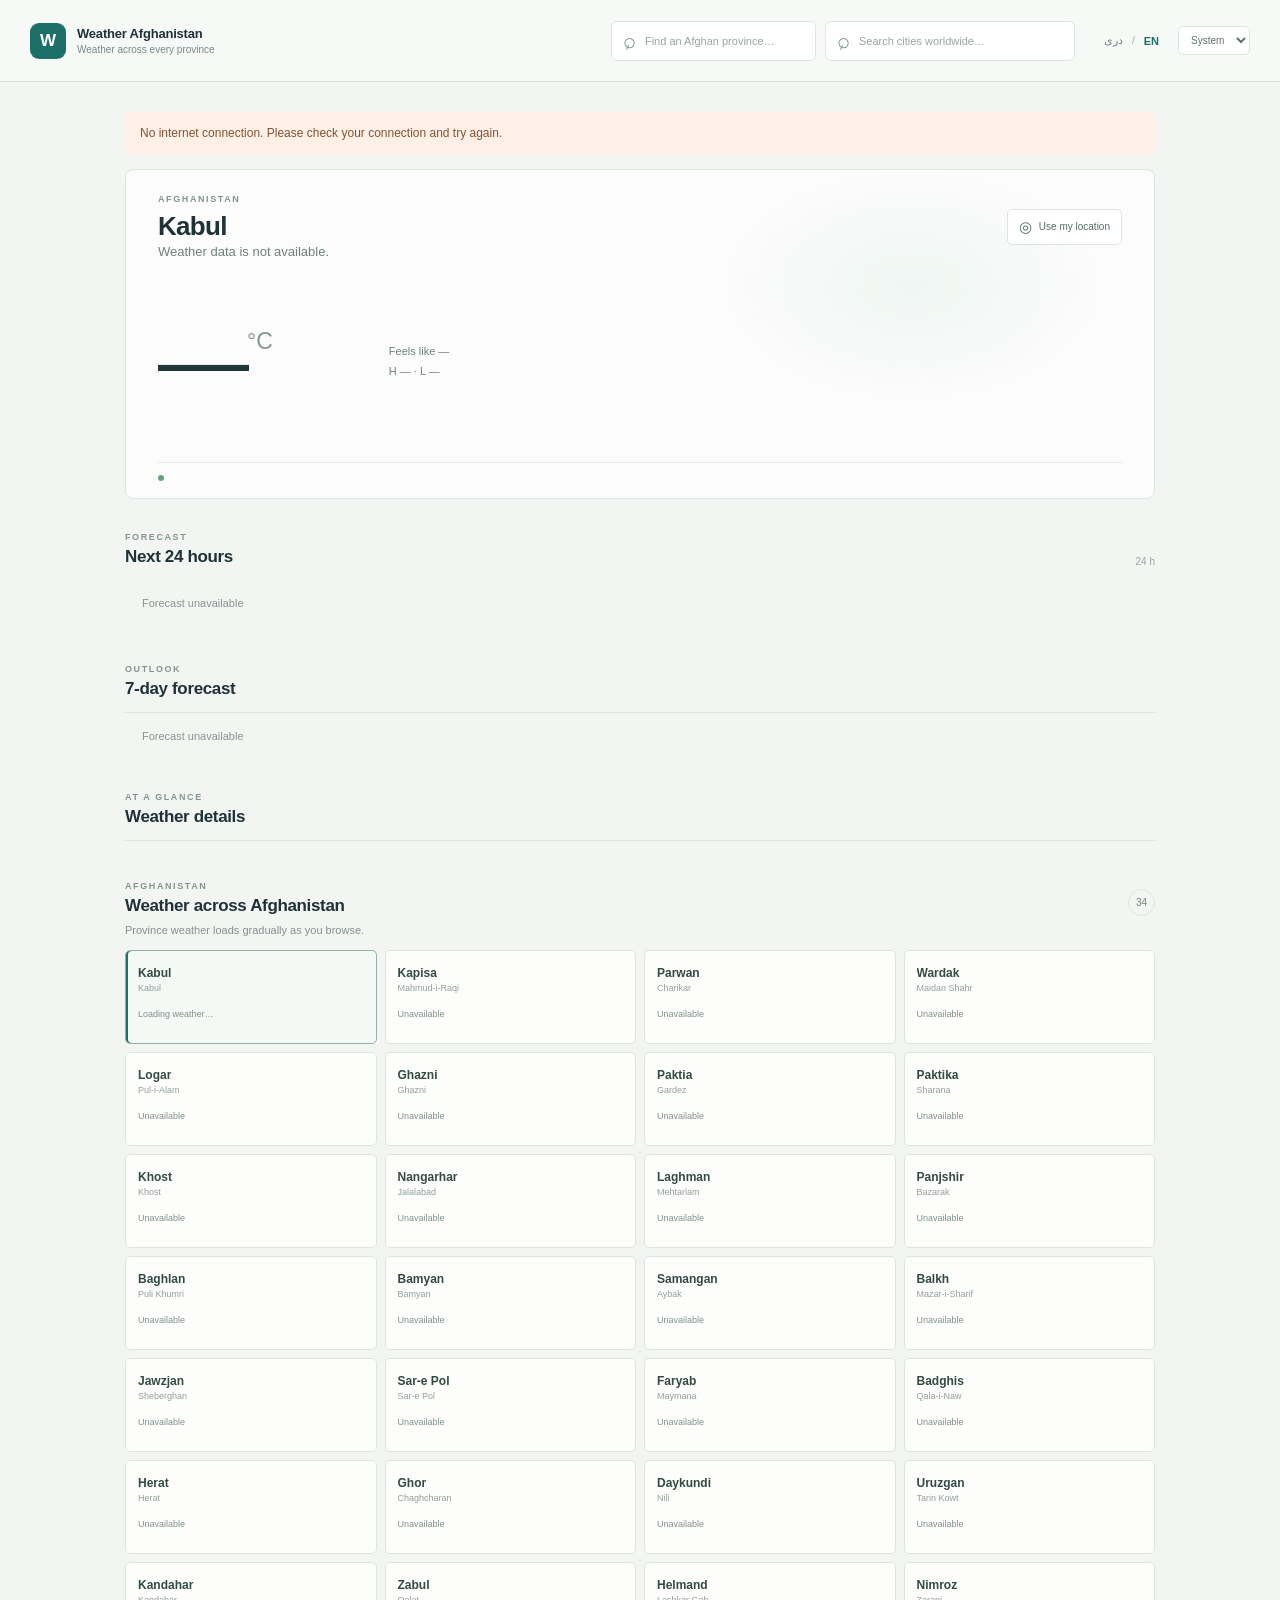
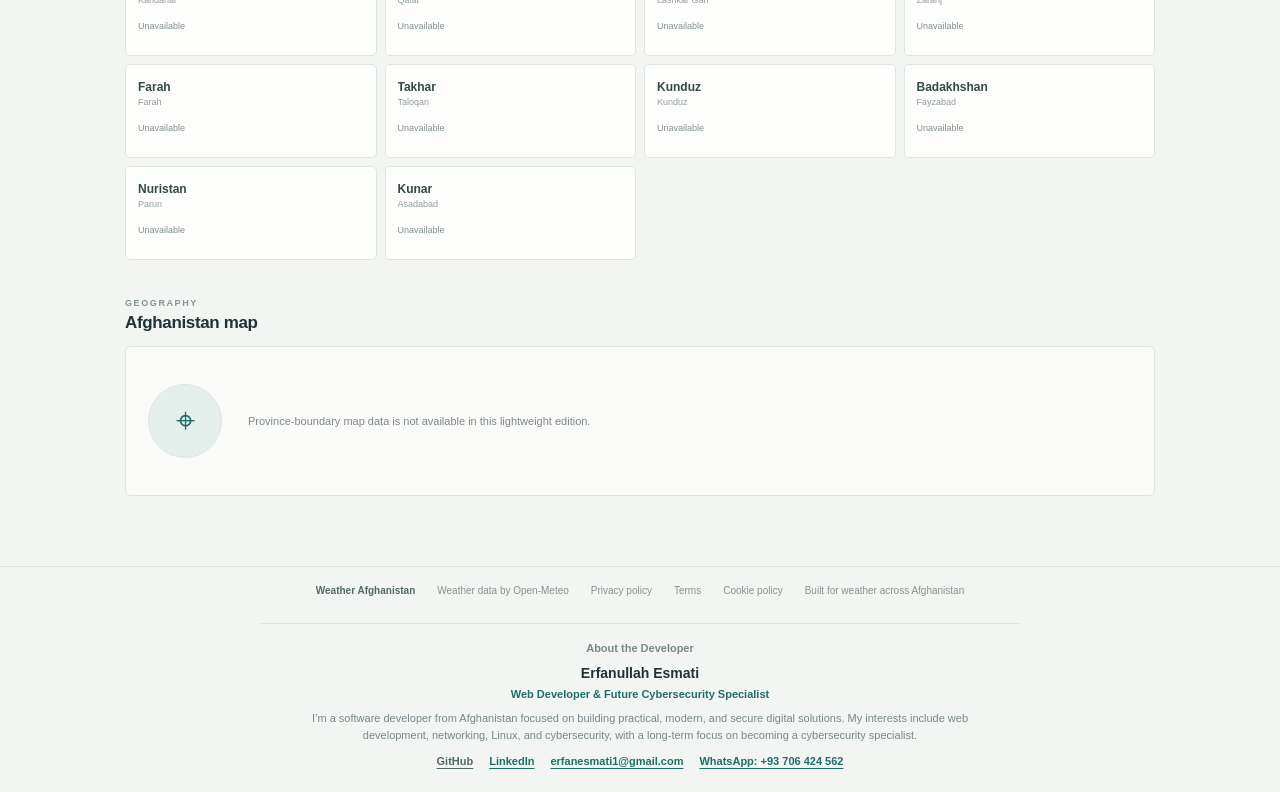
<file: index.html>
<!doctype html>
<html lang="en" dir="ltr">

<head>
  <meta charset="utf-8">
  <meta name="viewport" content="width=device-width, initial-scale=1">
  <meta name="robots" content="index, follow">
  <meta name="theme-color" content="#f3f5f2">
  <meta name="description"
    content="Current weather and seven-day forecasts for all 34 provinces of Afghanistan, with worldwide city search.">
  <meta property="og:title" content="Weather Afghanistan — Weather for All 34 Provinces">
  <meta property="og:description" content="Weather across Afghanistan's provinces and cities around the world.">
  <meta property="og:type" content="website">
  <meta http-equiv="Content-Security-Policy"
    content="default-src 'self'; script-src 'self'; style-src 'self' 'unsafe-inline'; img-src 'self' data:; connect-src https://api.open-meteo.com https://geocoding-api.open-meteo.com; font-src 'self'; object-src 'none'; base-uri 'self'; form-action 'self'; frame-ancestors 'none'">
  <title>Weather Afghanistan — Weather for All 34 Provinces</title>
  <link rel="manifest" href="manifest.json">
  <link rel="icon" type="image/svg+xml" href="assets/icons/weather.svg">
  <link rel="stylesheet" href="css/style.css">
</head>

<body>
  <div id="weatherEffects" aria-hidden="true"></div>
  <header class="site-header">
    <a class="brand" href="#top" aria-label="Weather Afghanistan home"><span class="brand-symbol"
        aria-hidden="true">W</span><span><strong data-i18n="brand">Weather Afghanistan</strong><small
          data-i18n="tagline">Weather across every province</small></span></a>
    <div class="header-searches">
      <label class="search-box province-search"><span class="search-glyph" aria-hidden="true">⌕</span><span
          class="sr-only" data-i18n="provinces">Afghanistan provinces</span><input id="province-search" type="search"
          autocomplete="off" data-placeholder="provinceSearch" placeholder="Find an Afghan province…"><button
          class="clear-search" type="button" aria-label="Clear province search" hidden>×</button></label>
      <div class="search-box global-search"><span class="search-glyph" aria-hidden="true">⌕</span><label class="sr-only"
          for="global-search" data-i18n="world">World search</label><input id="global-search" type="search"
          role="combobox" aria-autocomplete="list" aria-controls="global-results" aria-expanded="false"
          autocomplete="off" data-placeholder="globalSearch" placeholder="Search cities worldwide…"><button
          class="clear-search" type="button" aria-label="Clear search" hidden>×</button><span class="search-spinner"
          aria-hidden="true"></span>
        <div id="global-results" class="search-results" role="listbox" hidden></div>
        <span id="search-status" class="sr-only" role="status" aria-live="polite"></span>
      </div>
    </div>
    <div class="header-actions">
      <div class="language-switch" aria-label="Language"><button type="button" data-lang="fa"
          aria-pressed="false">دری</button><span>/</span><button type="button" data-lang="en"
          aria-pressed="true">EN</button></div><label class="theme-select"><span class="sr-only"
          data-i18n="theme">Appearance</span><select id="theme-select" aria-label="Appearance">
          <option value="system" data-i18n="themeSystem">System</option>
          <option value="light" data-i18n="themeLight">Light</option>
          <option value="dark" data-i18n="themeDark">Dark</option>
        </select></label>
    </div>
  </header>
  <main id="top" class="page-shell">
    <div id="status" class="status-banner" role="status" aria-live="polite" hidden></div>
    <section class="weather-hero" aria-labelledby="place-name">
      <div class="hero-head">
        <div>
          <p class="eyebrow" id="place-subtitle">Afghanistan</p>
          <h1 id="place-name">Kabul</h1>
          <p id="condition" class="condition-text">—</p>
        </div><button class="location-button" id="locate-button" type="button"><span aria-hidden="true">◎</span><span
            data-i18n="locate">Use my location</span></button>
      </div>
      <div class="hero-center">
        <div class="temperature-block"><span id="temperature" class="temperature">—</span><span
            class="temperature-unit">°C</span></div>
        <div id="hero-icon" class="hero-icon" role="img" aria-label="Current weather condition"></div>
        <div class="hero-summary"><span id="feels">Feels like —</span><span id="range">H — · L —</span></div>
      </div>
      <div class="hero-bottom"><span class="live-indicator"><i></i><span id="updated">—</span></span><span
          id="local-clock" class="local-clock"></span></div>
    </section>
    <section class="forecast-section" aria-labelledby="hourly-heading">
      <div class="section-header">
        <div>
          <p class="eyebrow" data-i18n="forecastLabel">FORECAST</p>
          <h2 id="hourly-heading" data-i18n="hourly">Next 24 hours</h2>
        </div><span class="section-note">24 h</span>
      </div>
      <ol id="hourly-list" class="hourly-list">
        <li class="empty-row">—</li>
      </ol>
    </section>
    <section class="forecast-section daily-section" aria-labelledby="daily-heading">
      <div class="section-header">
        <div>
          <p class="eyebrow" data-i18n="outlookLabel">OUTLOOK</p>
          <h2 id="daily-heading" data-i18n="daily">7-day forecast</h2>
        </div>
      </div>
      <ol id="daily-list" class="daily-list">
        <li class="empty-row" data-i18n="forecastEmpty">Forecast unavailable</li>
      </ol>
    </section>
    <section class="details-section" aria-labelledby="details-heading">
      <div class="section-header">
        <div>
          <p class="eyebrow" data-i18n="glanceLabel">AT A GLANCE</p>
          <h2 id="details-heading" data-i18n="details">Weather details</h2>
        </div>
      </div>
      <div class="metrics-grid">
        <article class="metric"><span class="metric-mark" aria-hidden="true">◌</span><span
            data-i18n="humidity">Humidity</span><strong data-metric="humidity">—</strong></article>
        <article class="metric"><span class="metric-mark" aria-hidden="true">↗</span><span
            data-i18n="wind">Wind</span><strong data-metric="wind">—</strong></article>
        <article class="metric"><span class="metric-mark" aria-hidden="true">◉</span><span
            data-i18n="pressure">Pressure</span><strong data-metric="pressure">—</strong></article>
        <article class="metric"><span class="metric-mark" aria-hidden="true">⌖</span><span
            data-i18n="visibility">Visibility</span><strong data-metric="visibility">—</strong></article>
        <article class="metric"><span class="metric-mark" aria-hidden="true">☁</span><span data-i18n="cloud">Cloud
            cover</span><strong data-metric="cloud">—</strong></article>
        <article class="metric"><span class="metric-mark" aria-hidden="true">⌁</span><span data-i18n="uv">UV
            index</span><strong data-metric="uv">—</strong></article>
        <article class="metric"><span class="metric-mark" aria-hidden="true">↑</span><span
            data-i18n="sunrise">Sunrise</span><strong data-metric="sunrise">—</strong></article>
        <article class="metric"><span class="metric-mark" aria-hidden="true">↓</span><span
            data-i18n="sunset">Sunset</span><strong data-metric="sunset">—</strong></article>
      </div>
    </section>
    <section class="provinces-section" id="provinces" aria-labelledby="provinces-heading">
      <div class="section-header provinces-heading">
        <div>
          <p class="eyebrow" data-i18n="countryLabel">AFGHANISTAN</p>
          <h2 id="provinces-heading" data-i18n="across">Weather across Afghanistan</h2>
        </div><span class="province-total">34</span>
      </div>
      <p class="section-description" data-i18n="loadingProvinces">Province weather loads gradually as you browse.</p>
      <div id="province-grid" class="province-grid"></div>
    </section>
    <section class="map-section" aria-labelledby="map-heading">
      <div class="section-header">
        <div>
          <p class="eyebrow" data-i18n="geography">GEOGRAPHY</p>
          <h2 id="map-heading" data-i18n="mapTitle">Afghanistan map</h2>
        </div>
      </div>
      <div class="map-ready"><span class="map-marker" aria-hidden="true">⌖</span>
        <p data-i18n="mapNote">Province-boundary map data is not available in this lightweight edition.</p>
      </div>
    </section>
  </main>
  <footer class="site-footer">
    <a href="#top" data-i18n="brand">Weather Afghanistan</a>
    <a href="https://open-meteo.com/" rel="noreferrer" data-i18n="dataSource">Weather data by Open-Meteo</a>
    <a href="privacy-policy.html" data-i18n="privacyPolicy">Privacy</a>
    <a href="terms.html" data-i18n="termsLink">Terms</a>
    <a href="cookie-policy.html" data-i18n="cookiePolicy">Cookies</a>
    <span data-i18n="footer">Built for weather across Afghanistan</span>
    <section class="creator-credit" aria-labelledby="about-developer-heading">
      <h2 id="about-developer-heading" data-i18n="aboutDeveloper">About the Developer</h2>
      <h3 id="creator-name" data-i18n="creatorName">Erfanullah Esmati</h3>
      <p class="creator-role" data-i18n="creatorRole">Web Developer &amp; Future Cybersecurity Specialist</p>
      <p class="creator-bio" data-i18n="creatorBio">I’m a software developer from Afghanistan focused on building
        practical, modern, and secure digital solutions. My interests include web development, networking, Linux, and
        cybersecurity, with a long-term focus on becoming a cybersecurity specialist.</p>
      <nav class="creator-links" aria-label="Creator profiles">
        <a href="https://github.com/erfanesmati1" target="_blank" rel="noopener noreferrer"
          aria-label="Erfanullah Esmati on GitHub">GitHub</a>
        <a href="https://www.linkedin.com/in/erfanesmati1/" target="_blank" rel="noopener noreferrer"
          aria-label="Erfanullah Esmati on LinkedIn">LinkedIn</a>
        <a href="mailto:erfanesmati1@gmail.com">erfanesmati1@gmail.com</a>
        <a href="https://wa.me/93706424562" target="_blank" rel="noopener noreferrer"
          aria-label="Contact Erfanullah Esmati on WhatsApp">WhatsApp: +93 706 424 562</a>
      </nav>
    </section>
  </footer>
  <script src="js/config.js" defer></script>
  <script src="js/provinces.js" defer></script>
  <script src="js/weather.js" defer></script>
  <script src="js/search.js" defer></script>
  <script src="js/ui.js" defer></script>
  <script src="js/app.js" defer></script>
</body>

</html>
</file>
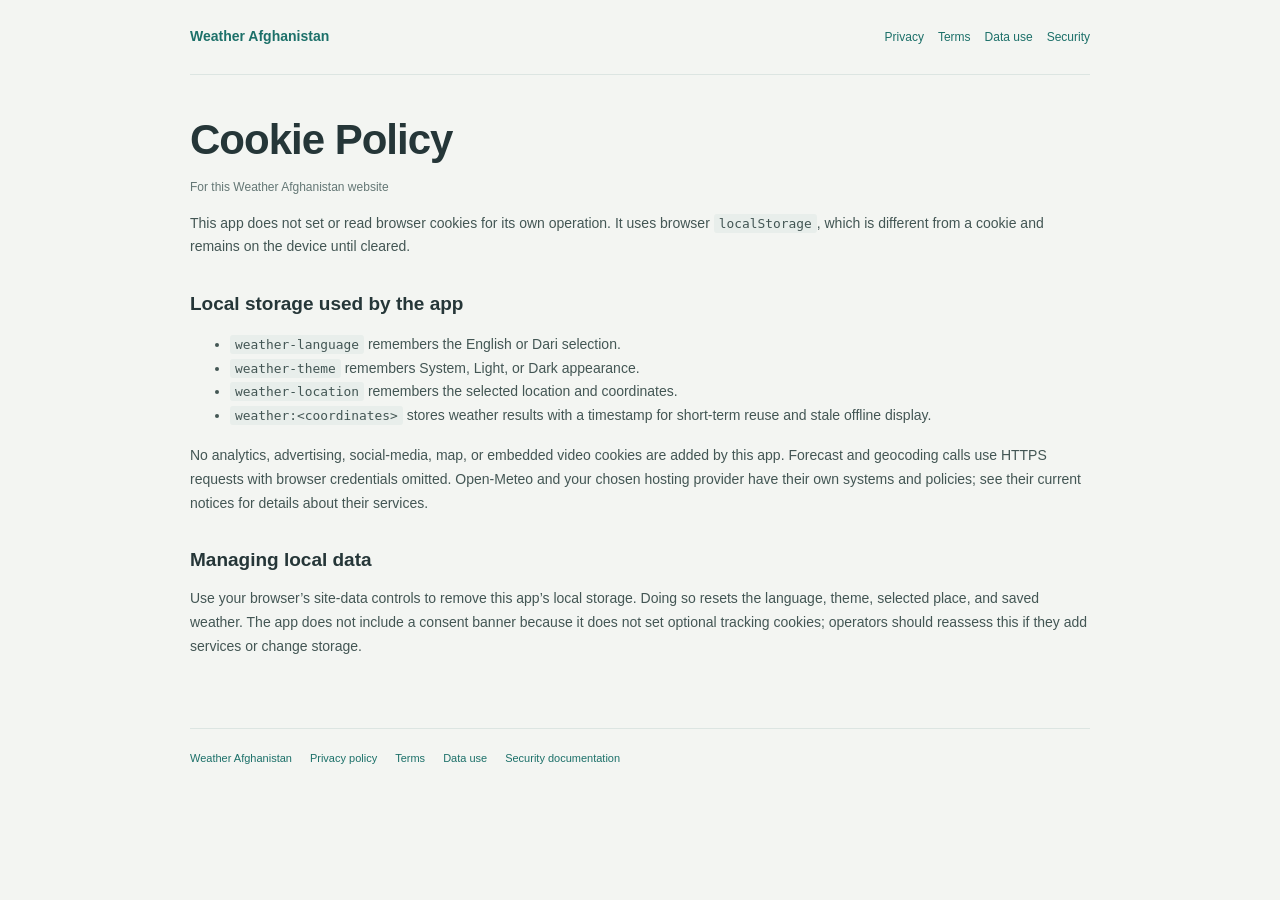
<file: cookie-policy.html>
<!doctype html><html lang="en" dir="ltr"><head><meta charset="utf-8"><meta name="viewport" content="width=device-width,initial-scale=1"><meta name="description" content="Cookie and local-storage information for Weather Afghanistan."><title>Cookie Policy — Weather Afghanistan</title><link rel="stylesheet" href="css/policy.css"></head><body><header class="policy-header"><a class="policy-brand" href="index.html">Weather Afghanistan</a><nav class="policy-nav" aria-label="Policy pages"><a href="privacy-policy.html">Privacy</a><a href="terms.html">Terms</a><a href="data-use.html">Data use</a><a href="security.md">Security</a></nav></header><main class="policy-main"><h1>Cookie Policy</h1><p class="updated">For this Weather Afghanistan website</p><p>This app does not set or read browser cookies for its own operation. It uses browser <code>localStorage</code>, which is different from a cookie and remains on the device until cleared.</p><h2>Local storage used by the app</h2><ul><li><code>weather-language</code> remembers the English or Dari selection.</li><li><code>weather-theme</code> remembers System, Light, or Dark appearance.</li><li><code>weather-location</code> remembers the selected location and coordinates.</li><li><code>weather:&lt;coordinates&gt;</code> stores weather results with a timestamp for short-term reuse and stale offline display.</li></ul><p>No analytics, advertising, social-media, map, or embedded video cookies are added by this app. Forecast and geocoding calls use HTTPS requests with browser credentials omitted. Open-Meteo and your chosen hosting provider have their own systems and policies; see their current notices for details about their services.</p><h2>Managing local data</h2><p>Use your browser’s site-data controls to remove this app’s local storage. Doing so resets the language, theme, selected place, and saved weather. The app does not include a consent banner because it does not set optional tracking cookies; operators should reassess this if they add services or change storage.</p></main><footer class="policy-footer"><a href="index.html">Weather Afghanistan</a><a href="privacy-policy.html">Privacy policy</a><a href="terms.html">Terms</a><a href="data-use.html">Data use</a><a href="security.md">Security documentation</a></footer></body></html>
</file>
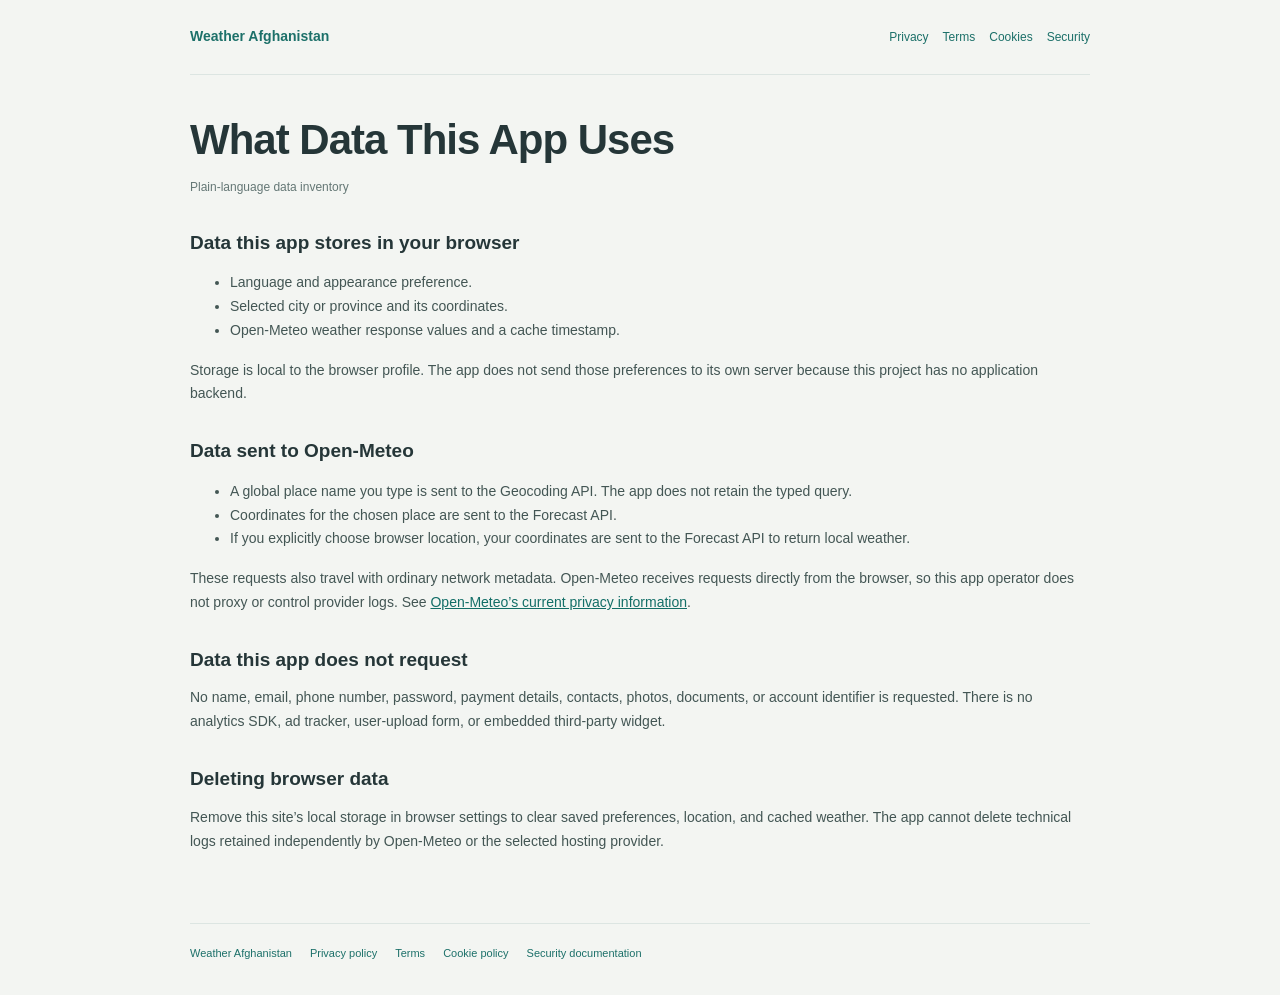
<file: data-use.html>
<!doctype html><html lang="en" dir="ltr"><head><meta charset="utf-8"><meta name="viewport" content="width=device-width,initial-scale=1"><meta name="description" content="What information Weather Afghanistan handles and which services receive requests."><title>Data Use — Weather Afghanistan</title><link rel="stylesheet" href="css/policy.css"></head><body><header class="policy-header"><a class="policy-brand" href="index.html">Weather Afghanistan</a><nav class="policy-nav" aria-label="Policy pages"><a href="privacy-policy.html">Privacy</a><a href="terms.html">Terms</a><a href="cookie-policy.html">Cookies</a><a href="security.md">Security</a></nav></header><main class="policy-main"><h1>What Data This App Uses</h1><p class="updated">Plain-language data inventory</p><h2>Data this app stores in your browser</h2><ul><li>Language and appearance preference.</li><li>Selected city or province and its coordinates.</li><li>Open-Meteo weather response values and a cache timestamp.</li></ul><p>Storage is local to the browser profile. The app does not send those preferences to its own server because this project has no application backend.</p><h2>Data sent to Open-Meteo</h2><ul><li>A global place name you type is sent to the Geocoding API. The app does not retain the typed query.</li><li>Coordinates for the chosen place are sent to the Forecast API.</li><li>If you explicitly choose browser location, your coordinates are sent to the Forecast API to return local weather.</li></ul><p>These requests also travel with ordinary network metadata. Open-Meteo receives requests directly from the browser, so this app operator does not proxy or control provider logs. See <a href="https://open-meteo.com/en/terms" rel="noreferrer">Open-Meteo’s current privacy information</a>.</p><h2>Data this app does not request</h2><p>No name, email, phone number, password, payment details, contacts, photos, documents, or account identifier is requested. There is no analytics SDK, ad tracker, user-upload form, or embedded third-party widget.</p><h2>Deleting browser data</h2><p>Remove this site’s local storage in browser settings to clear saved preferences, location, and cached weather. The app cannot delete technical logs retained independently by Open-Meteo or the selected hosting provider.</p></main><footer class="policy-footer"><a href="index.html">Weather Afghanistan</a><a href="privacy-policy.html">Privacy policy</a><a href="terms.html">Terms</a><a href="cookie-policy.html">Cookie policy</a><a href="security.md">Security documentation</a></footer></body></html>
</file>
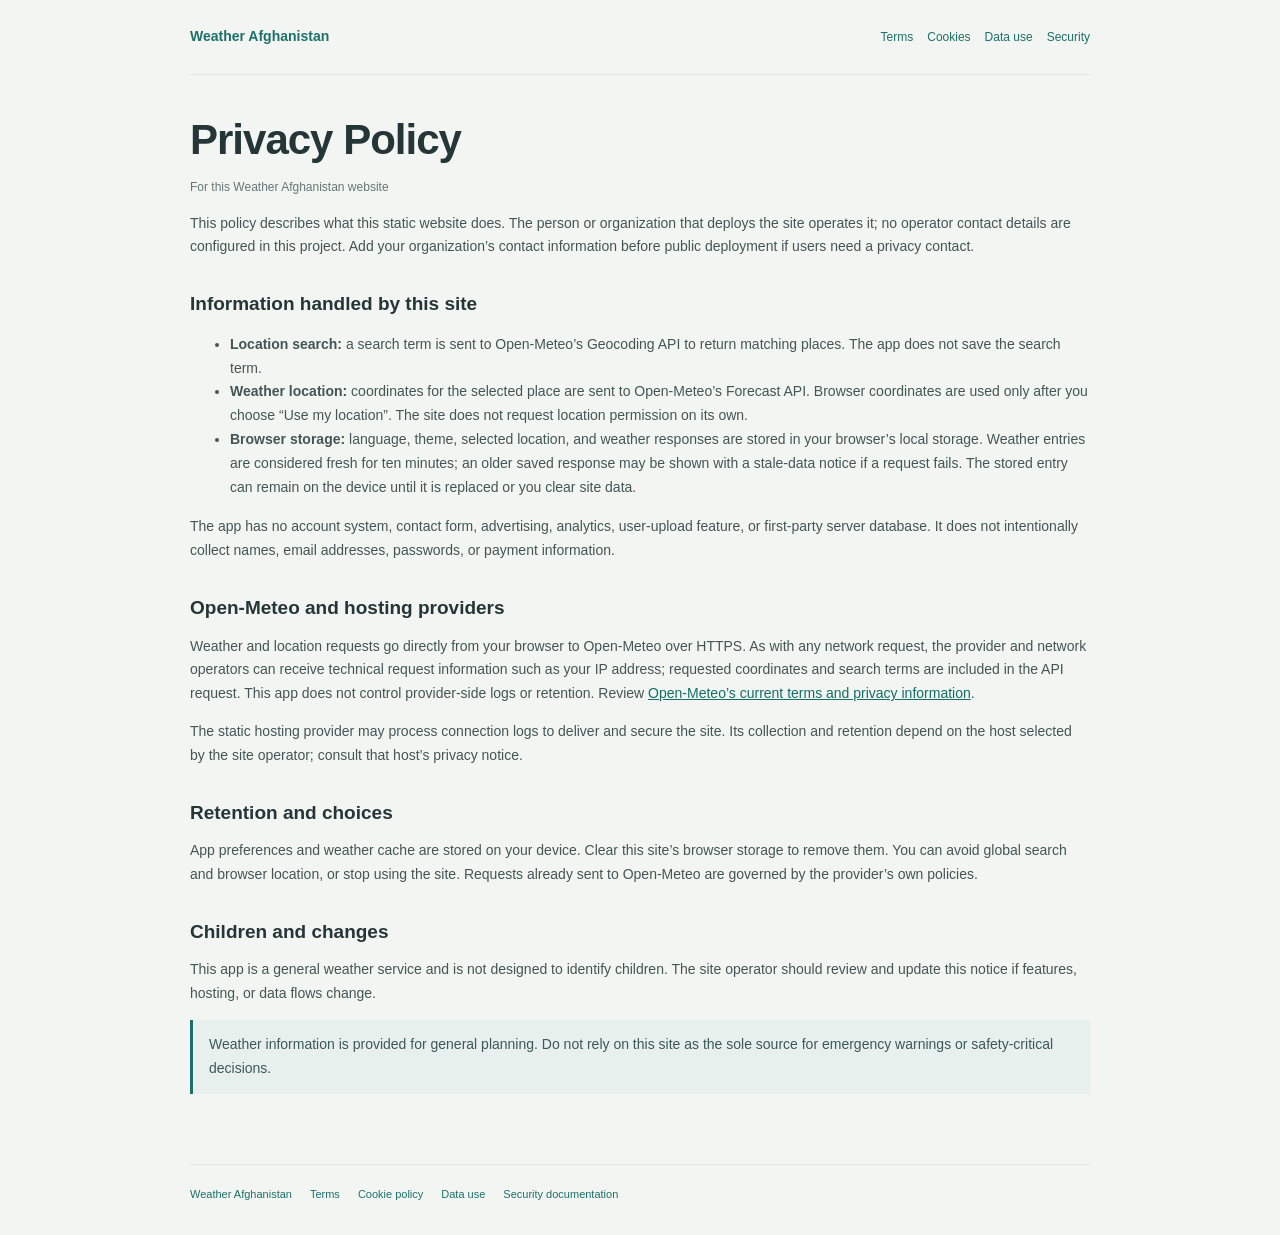
<file: privacy-policy.html>
<!doctype html>
<html lang="en" dir="ltr">

<head>
    <meta charset="utf-8">
    <meta name="viewport" content="width=device-width,initial-scale=1">
    <meta name="description"
        content="Privacy policy for Weather Afghanistan: location requests, local storage, and third-party weather services.">
    <title>Privacy Policy — Weather Afghanistan</title>
    <link rel="stylesheet" href="css/policy.css">
</head>

<body>
    <header class="policy-header"><a class="policy-brand" href="index.html">Weather Afghanistan</a>
        <nav class="policy-nav" aria-label="Policy pages"><a href="terms.html">Terms</a><a
                href="cookie-policy.html">Cookies</a><a href="data-use.html">Data use</a><a
                href="security.md">Security</a></nav>
    </header>
    <main class="policy-main">
        <h1>Privacy Policy</h1>
        <p class="updated">For this Weather Afghanistan website</p>
        <p>This policy describes what this static website does. The person or organization that deploys the site
            operates it; no operator contact details are configured in this project. Add your organization’s contact
            information before public deployment if users need a privacy contact.</p>
        <h2>Information handled by this site</h2>
        <ul>
            <li><strong>Location search:</strong> a search term is sent to Open-Meteo’s Geocoding API to return matching
                places. The app does not save the search term.</li>
            <li><strong>Weather location:</strong> coordinates for the selected place are sent to Open-Meteo’s Forecast
                API. Browser coordinates are used only after you choose “Use my location”. The site does not request
                location permission on its own.</li>
            <li><strong>Browser storage:</strong> language, theme, selected location, and weather responses are stored
                in your browser’s local storage. Weather entries are considered fresh for ten minutes; an older saved
                response may be shown with a stale-data notice if a request fails. The stored entry can remain on the
                device until it is replaced or you clear site data.</li>
        </ul>
        <p>The app has no account system, contact form, advertising, analytics, user-upload feature, or first-party
            server database. It does not intentionally collect names, email addresses, passwords, or payment
            information.</p>
        <h2>Open-Meteo and hosting providers</h2>
        <p>Weather and location requests go directly from your browser to Open-Meteo over HTTPS. As with any network
            request, the provider and network operators can receive technical request information such as your IP
            address; requested coordinates and search terms are included in the API request. This app does not control
            provider-side logs or retention. Review <a href="https://open-meteo.com/en/terms"
                rel="noreferrer">Open-Meteo’s current terms and privacy information</a>.</p>
        <p>The static hosting provider may process connection logs to deliver and secure the site. Its collection and
            retention depend on the host selected by the site operator; consult that host’s privacy notice.</p>
        <h2>Retention and choices</h2>
        <p>App preferences and weather cache are stored on your device. Clear this site’s browser storage to remove
            them. You can avoid global search and browser location, or stop using the site. Requests already sent to
            Open-Meteo are governed by the provider’s own policies.</p>
        <h2>Children and changes</h2>
        <p>This app is a general weather service and is not designed to identify children. The site operator should
            review and update this notice if features, hosting, or data flows change.</p>
        <p class="notice">Weather information is provided for general planning. Do not rely on this site as the sole
            source for emergency warnings or safety-critical decisions.</p>
    </main>
    <footer class="policy-footer"><a href="index.html">Weather Afghanistan</a><a href="terms.html">Terms</a><a
            href="cookie-policy.html">Cookie policy</a><a href="data-use.html">Data use</a><a
            href="security.md">Security documentation</a></footer>
</body>

</html>
</file>
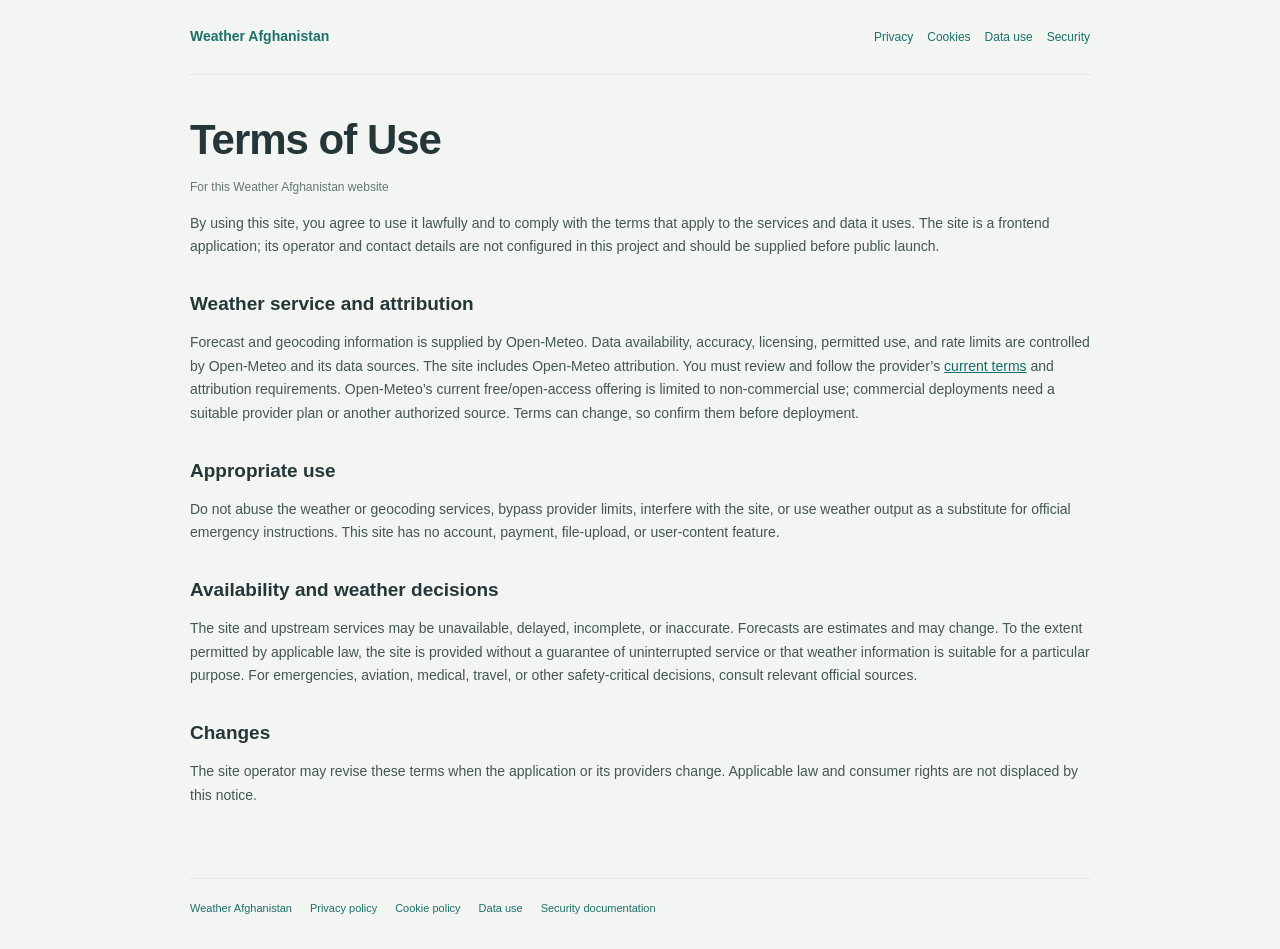
<file: terms.html>
<!doctype html>
<html lang="en" dir="ltr">

<head>
    <meta charset="utf-8">
    <meta name="viewport" content="width=device-width,initial-scale=1">
    <meta name="description" content="Terms for using the Weather Afghanistan website.">
    <title>Terms of Use — Weather Afghanistan</title>
    <link rel="stylesheet" href="css/policy.css">
</head>

<body>
    <header class="policy-header"><a class="policy-brand" href="index.html">Weather Afghanistan</a>
        <nav class="policy-nav" aria-label="Policy pages"><a href="privacy-policy.html">Privacy</a><a
                href="cookie-policy.html">Cookies</a><a href="data-use.html">Data use</a><a
                href="security.md">Security</a></nav>
    </header>
    <main class="policy-main">
        <h1>Terms of Use</h1>
        <p class="updated">For this Weather Afghanistan website</p>
        <p>By using this site, you agree to use it lawfully and to comply with the terms that apply to the services and
            data it uses. The site is a frontend application; its operator and contact details are not configured in
            this project and should be supplied before public launch.</p>
        <h2>Weather service and attribution</h2>
        <p>Forecast and geocoding information is supplied by Open-Meteo. Data availability, accuracy, licensing,
            permitted use, and rate limits are controlled by Open-Meteo and its data sources. The site includes
            Open-Meteo attribution. You must review and follow the provider’s <a href="https://open-meteo.com/en/terms"
                rel="noreferrer">current terms</a> and attribution requirements. Open-Meteo’s current free/open-access
            offering is limited to non-commercial use; commercial deployments need a suitable provider plan or another
            authorized source. Terms can change, so confirm them before deployment.</p>
        <h2>Appropriate use</h2>
        <p>Do not abuse the weather or geocoding services, bypass provider limits, interfere with the site, or use
            weather output as a substitute for official emergency instructions. This site has no account, payment,
            file-upload, or user-content feature.</p>
        <h2>Availability and weather decisions</h2>
        <p>The site and upstream services may be unavailable, delayed, incomplete, or inaccurate. Forecasts are
            estimates and may change. To the extent permitted by applicable law, the site is provided without a
            guarantee of uninterrupted service or that weather information is suitable for a particular purpose. For
            emergencies, aviation, medical, travel, or other safety-critical decisions, consult relevant official
            sources.</p>
        <h2>Changes</h2>
        <p>The site operator may revise these terms when the application or its providers change. Applicable law and
            consumer rights are not displaced by this notice.</p>
    </main>
    <footer class="policy-footer"><a href="index.html">Weather Afghanistan</a><a href="privacy-policy.html">Privacy
            policy</a><a href="cookie-policy.html">Cookie policy</a><a href="data-use.html">Data use</a><a
            href="security.md">Security documentation</a></footer>
</body>

</html>
</file>
<file: css/style.css>
:root{color-scheme:light;--ink:#203237;--muted:#78888a;--line:#dce5e2;--paper:#f3f5f2;--surface:#fff;--accent:#1c7069;--accent-soft:#e5efeb;--sky:#eef4f1;--sun:#d79a45;--danger:#835333;font-family:Inter,"Segoe UI",Arial,sans-serif;font-synthesis:none;text-rendering:optimizeLegibility}*{box-sizing:border-box}html{scroll-behavior:smooth}body{margin:0;background:var(--paper);color:var(--ink);min-height:100vh}button,input,select{font:inherit}button{color:inherit}#weatherEffects{position:fixed;inset:0;z-index:0;overflow:hidden;pointer-events:none;transition:background .7s ease}body>*:not(#weatherEffects){position:relative;z-index:1}:root[data-weather="clear"] #weatherEffects,:root[data-weather="partly-cloudy"] #weatherEffects{background:radial-gradient(ellipse at 84% 5%,rgba(239,195,123,.20),transparent 32%)}:root[data-weather="cloudy"] #weatherEffects,:root[data-weather="fog"] #weatherEffects{background:linear-gradient(150deg,rgba(211,224,222,.28),transparent 54%)}:root[data-weather="rain"] #weatherEffects,:root[data-weather="drizzle"] #weatherEffects{background:linear-gradient(160deg,rgba(113,149,157,.12),transparent 58%)}:root[data-weather="heavy-rain"] #weatherEffects,:root[data-weather="thunderstorm"] #weatherEffects{background:linear-gradient(155deg,rgba(68,91,103,.19),transparent 62%)}:root[data-weather="snow"] #weatherEffects{background:linear-gradient(155deg,rgba(199,222,231,.22),transparent 62%)}:root[data-weather="clear-night"] #weatherEffects{background:linear-gradient(160deg,#e3e9e8,transparent 70%)}
.site-header{min-height:82px;padding:12px max(28px,calc((100vw - 1220px)/2));display:grid;grid-template-columns:1fr auto auto;align-items:center;gap:26px;border-bottom:1px solid rgba(207,220,216,.8);background:rgba(248,250,248,.88)}.brand{display:flex;align-items:center;gap:11px;color:inherit;text-decoration:none;min-width:max-content}.brand-symbol{width:36px;height:36px;border-radius:9px;background:var(--accent);color:#fff;display:grid;place-items:center;font-size:17px;font-weight:700}.brand strong,.brand small{display:block}.brand strong{font-size:13px;letter-spacing:-.2px}.brand small{font-size:10px;color:var(--muted);margin-top:3px}.header-searches{display:flex;gap:9px}.search-box{height:40px;display:flex;align-items:center;gap:8px;position:relative;background:white;border:1px solid var(--line);border-radius:6px;padding:0 10px}.search-box:focus-within{border-color:#87aaa4;box-shadow:0 0 0 3px rgba(28,112,105,.08)}.province-search{width:205px}.global-search{width:250px}.search-glyph{font-size:22px;line-height:1;color:#73908b;transform:rotate(-20deg)}.search-box input{width:100%;min-width:0;border:0;outline:0;background:transparent;color:var(--ink);font-size:11px}.search-box input::placeholder{color:#98a4a3}.clear-search{padding:2px 4px;border:0;background:none;color:#758582;font-size:19px;cursor:pointer}.search-spinner{display:none;width:14px;height:14px;border:2px solid #dce8e5;border-top-color:var(--accent);border-radius:50%;animation:spin .8s linear infinite}.search-spinner.active{display:block}.search-results{position:absolute;top:calc(100% + 7px);left:0;right:0;z-index:10;max-height:320px;overflow:auto;padding:5px;background:var(--surface);border:1px solid var(--line);border-radius:7px;box-shadow:0 12px 30px rgba(30,56,55,.14)}.search-result{width:100%;display:flex;justify-content:space-between;align-items:center;gap:12px;text-align:start;padding:10px;border:0;background:transparent;border-radius:4px;cursor:pointer}.search-result strong{font-size:12px}.search-result span{font-size:10px;color:var(--muted)}.search-result:hover,.search-result.active{background:var(--accent-soft)}.search-message{padding:12px;color:var(--muted);font-size:11px;line-height:1.5}.header-actions{display:flex;align-items:center;gap:16px}.language-switch{display:flex;align-items:center;gap:6px;color:#a2aeab;font-size:10px}.language-switch button{border:0;background:none;color:#71817f;padding:7px 3px;cursor:pointer;font-size:11px}.language-switch button[aria-pressed="true"]{color:var(--accent);font-weight:700}.theme-select select{max-width:100px;border:1px solid var(--line);border-radius:5px;padding:7px 8px;background:#fff;color:#5e716f;font-size:10px}.page-shell{width:min(1030px,calc(100% - 48px));margin:30px auto 70px}.status-banner{margin-bottom:15px;padding:12px 15px;border-radius:5px;background:#e8f0ed;color:#4d6965;font-size:12px;line-height:1.5}.status-banner[data-state="error"],.status-banner[data-state="offline"],.status-banner[data-state="rate"]{background:#fff0e7;color:#835333}.status-banner[data-state="stale"]{background:#fff4dd;color:#775d34}.weather-hero{min-height:330px;padding:24px 32px 17px;border:1px solid #dce5e1;border-radius:8px;background:rgba(255,255,255,.86);display:flex;flex-direction:column;justify-content:space-between;overflow:hidden;position:relative}.weather-hero:after{content:"";position:absolute;inset:0 auto auto 58%;width:380px;height:230px;background:radial-gradient(ellipse,rgba(220,237,230,.4),transparent 70%);pointer-events:none}.hero-head,.hero-bottom{display:flex;justify-content:space-between;align-items:center;position:relative;z-index:1}.eyebrow{padding:0;margin:0;color:#849491;font-size:9px;letter-spacing:1.6px;font-weight:600;text-transform:uppercase}.hero-head h1{margin:7px 0 2px;font-size:26px;letter-spacing:-.7px;font-weight:600}.condition-text{margin:0;color:#6e817e;font-size:13px}.location-button{display:flex;align-items:center;gap:7px;padding:8px 11px;border:1px solid var(--line);border-radius:5px;background:rgba(255,255,255,.82);color:#526c68;font-size:10px;cursor:pointer;min-height:36px}.location-button:hover{border-color:#a7bfba}.location-button span:first-child{font-size:15px}.hero-center{display:flex;align-items:center;gap:20px;position:relative;z-index:1}.temperature-block{display:flex;align-items:flex-start}.temperature{font-size:91px;line-height:.95;letter-spacing:-7px;font-weight:500;color:#21373a}.temperature-unit{padding:11px 0 0 5px;font-size:23px;color:#8a9894}.hero-icon{width:76px;height:76px;color:var(--sun);display:grid;place-items:center}.hero-summary{display:flex;flex-direction:column;gap:8px;color:#71817e;font-size:11px}.hero-bottom{border-top:1px solid #e7ecea;padding-top:12px;color:#879390;font-size:10px}.live-indicator{display:flex;align-items:center;gap:8px}.live-indicator i{width:6px;height:6px;border-radius:50%;background:#66a47a}.section-header{display:flex;justify-content:space-between;align-items:end;margin:33px 0 13px}.section-header h2{font-size:17px;font-weight:600;letter-spacing:-.35px;margin:5px 0 0}.section-note{font-size:10px;color:#9aa6a3}.hourly-list{display:flex;gap:8px;padding:0 0 5px;margin:0;list-style:none;overflow-x:auto;scrollbar-width:thin;scrollbar-color:#d2dfdb transparent}.hour-item{min-width:82px;flex:1;height:114px;padding:11px 7px;border:1px solid var(--line);border-radius:6px;background:rgba(255,255,255,.78);display:flex;flex-direction:column;align-items:center;justify-content:space-between;color:#7b8987;font-size:9px}.hour-item svg{color:#bd9556}.hour-item strong{font-size:13px;color:var(--ink)}.hour-item span:last-child{max-width:100%;overflow:hidden;text-overflow:ellipsis;white-space:nowrap}.daily-list{padding:0;margin:0;list-style:none;border-top:1px solid var(--line)}.daily-row{min-height:51px;display:grid;grid-template-columns:1.1fr 42px 1fr .85fr;align-items:center;border-bottom:1px solid var(--line);font-size:11px;color:#687a77}.daily-row svg{color:#bd9556}.daily-row strong{text-align:end;color:#2a403e;font-size:12px;font-weight:600}.daily-condition{color:#81908d}.details-section .section-header{margin-bottom:13px}.metrics-grid{display:grid;grid-template-columns:repeat(4,1fr);border-top:1px solid var(--line);border-left:1px solid var(--line)}.metric{min-height:75px;padding:12px 13px;display:grid;grid-template-columns:23px 1fr;grid-template-rows:1fr 1fr;align-items:center;border-right:1px solid var(--line);border-bottom:1px solid var(--line);background:rgba(255,255,255,.42);color:#84918e;font-size:10px}.metric-mark{grid-row:1/3;color:#78928c;font-size:15px}.metric strong{font-size:13px;font-weight:600;color:#344946}.metric.is-unavailable{display:none}.provinces-section{margin-top:40px}.provinces-heading{margin-bottom:8px}.province-total{width:27px;height:27px;border:1px solid var(--line);border-radius:50%;display:grid;place-items:center;color:#738782;font-size:10px}.section-description{font-size:11px;color:#84918e;margin:0 0 14px}.province-grid{display:grid;grid-template-columns:repeat(4,minmax(0,1fr));gap:8px}.province-card{min-width:0;min-height:94px;padding:11px 12px;border:1px solid var(--line);border-radius:5px;background:rgba(255,255,255,.78);text-align:start;cursor:pointer;transition:border-color .18s,background .18s}.province-card:hover,.province-card.selected{border-color:#91b0a9;background:#f5f9f6}.province-card.selected{box-shadow:inset 2px 0 var(--accent)}.province-card-name,.province-card-capital{display:block;overflow:hidden;text-overflow:ellipsis;white-space:nowrap}.province-card-name{font-size:12px;font-weight:600;color:#334946}.province-card-capital{margin-top:3px;font-size:9px;color:#929e9b}.province-card-weather{min-height:29px;display:flex;align-items:center;gap:6px;margin-top:7px;color:#80908d}.province-card-weather svg{flex:none;color:#bd9556}.province-card-weather strong{font-size:14px;color:#334946}.province-card-weather small{overflow:hidden;text-overflow:ellipsis;white-space:nowrap;font-size:9px}.map-section{margin-top:38px}.map-ready{height:150px;padding:18px 22px;border:1px solid var(--line);border-radius:6px;background:rgba(255,255,255,.55);display:flex;align-items:center;gap:26px}.map-outline{width:min(300px,38%);height:100%;display:grid;place-items:center}.map-outline svg{width:100%;height:auto;max-height:116px}.map-outline path{fill:#d6e3dd;stroke:#a9c0b6;stroke-width:1.5;stroke-linejoin:round}.map-ready p{max-width:340px;color:#7c8986;font-size:11px;line-height:1.7}.empty-row{padding:17px;color:#899491;font-size:11px}.site-footer{min-height:74px;padding:18px 24px;border-top:1px solid var(--line);display:flex;justify-content:center;align-items:center;gap:22px;color:#87928f;font-size:10px;flex-wrap:wrap}.site-footer a{color:inherit;text-decoration:none}.site-footer a:first-child{font-weight:600;color:#526a66}.sr-only{position:absolute;width:1px;height:1px;padding:0;margin:-1px;overflow:hidden;clip:rect(0,0,0,0);white-space:nowrap;border:0}:focus-visible{outline:3px solid #529a8f;outline-offset:2px}
.rain-particle,.snow-particle,.star-particle,.sun-effect{position:absolute;pointer-events:none}.rain-particle{left:var(--x);top:-12%;height:22px;width:1px;background:rgba(94,144,160,.22);animation:rainfall var(--duration) linear var(--delay) infinite}.snow-particle{left:var(--x);top:-8%;width:var(--size);height:var(--size);border-radius:50%;background:rgba(255,255,255,.86);box-shadow:0 0 3px rgba(104,148,163,.3);animation:snowfall var(--duration) linear var(--delay) infinite}.star-particle{left:var(--x);top:var(--y);width:2px;height:2px;border-radius:50%;background:#fff;opacity:.45;animation:twinkle 4s ease-in-out var(--delay) infinite}.sun-effect{width:210px;height:210px;right:10%;top:-130px;border-radius:50%;background:radial-gradient(circle,rgba(242,199,128,.18),rgba(242,199,128,0) 70%);animation:sunglow 9s ease-in-out infinite alternate}@keyframes rainfall{to{transform:translateY(120vh)}}@keyframes snowfall{to{transform:translate(34px,115vh)}}@keyframes twinkle{50%{opacity:.9}}@keyframes sunglow{to{transform:scale(1.08);opacity:.7}}@keyframes spin{to{transform:rotate(360deg)}}
:root[data-theme="dark"]{color-scheme:dark;--ink:#e4ece8;--muted:#9eaeaa;--line:#394b4b;--paper:#1b292c;--surface:#243437;--accent:#75b8a9;--accent-soft:#304642;--sky:#26383b;--sun:#e1b766}:root[data-theme="dark"] body{background:var(--paper);color:var(--ink)}:root[data-theme="dark"] .site-header{background:rgba(31,46,49,.94);border-color:#394b4b}:root[data-theme="dark"] .weather-hero,:root[data-theme="dark"] .province-card,:root[data-theme="dark"] .hour-item,:root[data-theme="dark"] .search-box,:root[data-theme="dark"] .search-results,:root[data-theme="dark"] .search-result,:root[data-theme="dark"] .location-button,:root[data-theme="dark"] .theme-select select{background:#26383b;color:var(--ink)}:root[data-theme="dark"] .weather-hero:after{opacity:.18}:root[data-theme="dark"] .temperature,:root[data-theme="dark"] .daily-row strong,:root[data-theme="dark"] .metric strong,:root[data-theme="dark"] .province-card-name,:root[data-theme="dark"] .province-card-weather strong{color:#e3ebe8}:root[data-theme="dark"] .metric{background:rgba(35,52,54,.55)}:root[data-theme="dark"] .map-ready{background:#26383b}:root[data-theme="dark"] .map-outline path{fill:#405956;stroke:#638078}:root[data-theme="dark"] #weatherEffects{filter:brightness(.45)}
html[dir="rtl"]{font-family:"Noto Sans Arabic","Segoe UI",Arial,sans-serif}html[dir="rtl"] .temperature{letter-spacing:-3px}html[dir="rtl"] .province-card.selected{box-shadow:inset -2px 0 var(--accent)}
@media(max-width:1000px){.site-header{padding-inline:22px;grid-template-columns:auto 1fr auto;gap:15px}.header-searches{justify-content:center}.province-search{width:175px}.global-search{width:220px}.page-shell{width:min(920px,calc(100% - 40px))}.province-grid{grid-template-columns:repeat(3,minmax(0,1fr))}}
@media(max-width:720px){.site-header{grid-template-columns:1fr auto;gap:10px;padding:12px 17px}.brand small{display:none}.header-searches{grid-column:1/-1;grid-row:2;justify-content:stretch}.province-search{display:flex;width:39%}.global-search{width:61%}.header-actions{grid-column:2;grid-row:1;gap:8px}.theme-select select{max-width:75px}.page-shell{width:calc(100% - 30px);margin:19px auto 48px}.weather-hero{min-height:315px;padding:20px 21px 15px}.temperature{font-size:82px}.hero-center{gap:13px}.hero-summary{font-size:10px}.hero-icon{width:62px}.section-header{margin-top:28px}.province-grid{grid-template-columns:repeat(2,minmax(0,1fr));gap:7px}.province-card{min-height:92px}.map-ready{height:auto;min-height:130px;padding:13px;gap:15px}.site-footer{gap:12px}}
@media(max-width:430px){.site-header{padding:10px 12px}.brand{gap:8px}.brand-symbol{width:31px;height:31px}.brand strong{font-size:11px}.header-actions{gap:4px}.language-switch{gap:3px}.language-switch button{font-size:10px}.theme-select select{max-width:65px;padding:6px 4px;font-size:9px}.search-box{height:38px;padding:0 7px;gap:5px}.province-search{width:38%}.global-search{width:62%}.search-box input{font-size:10px}.search-glyph{font-size:19px}.page-shell{width:calc(100% - 24px);margin-top:14px}.weather-hero{min-height:300px;padding:17px 16px 14px}.hero-head h1{font-size:23px}.temperature{font-size:74px;letter-spacing:-6px}.temperature-unit{font-size:18px}.hero-center{gap:8px}.hero-icon{width:52px}.hero-summary{font-size:9px}.location-button{padding:7px 8px;font-size:9px}.hour-item{min-width:75px;height:108px}.metrics-grid{grid-template-columns:repeat(2,1fr)}.province-grid{gap:6px}.province-card{padding:10px;min-height:89px}.province-card-name{font-size:11px}.daily-row{grid-template-columns:1fr 34px 1fr .9fr}.daily-date,.daily-condition{font-size:10px}.daily-row strong{font-size:10px}.map-outline{width:34%}.map-ready p{font-size:10px}.site-footer{font-size:9px;gap:10px}}
@media(prefers-reduced-motion:reduce){*,*::before,*::after{scroll-behavior:auto!important;animation-duration:.01ms!important;animation-iteration-count:1!important;transition-duration:.01ms!important}}
.cloud-particle,.fog-effect,.lightning-effect{position:absolute;pointer-events:none}.cloud-particle{width:220px;height:43px;top:var(--y,12%);border-radius:40px;background:rgba(180,196,195,.12);filter:blur(4px);animation:cloud-drift 52s linear infinite}.cloud-particle:before,.cloud-particle:after{content:"";position:absolute;border-radius:50%;background:inherit}.cloud-particle:before{width:90px;height:70px;left:34px;top:-31px}.cloud-particle:after{width:72px;height:60px;left:102px;top:-19px}.cloud-1{left:8%;top:15%;animation-duration:58s}.cloud-2{left:55%;top:30%;transform:scale(.76);animation-duration:72s;animation-direction:reverse}.cloud-3{left:30%;top:48%;transform:scale(.6);animation-duration:84s}.fog-effect{inset:36% -10% 10%;background:linear-gradient(180deg,transparent,rgba(216,227,223,.5),rgba(216,227,223,.15),transparent);filter:blur(20px);animation:fog-drift 19s ease-in-out infinite alternate}.lightning-effect{inset:0;background:rgba(255,255,255,.72);opacity:0;animation:lightning-flash 12s infinite}.map-marker{width:74px;height:74px;flex:none;border:1px solid var(--line);border-radius:50%;display:grid;place-items:center;color:var(--accent);font-size:34px;background:var(--accent-soft)}.map-ready p{max-width:440px}@keyframes cloud-drift{from{translate:-24vw 0}to{translate:25vw 0}}@keyframes fog-drift{to{translate:4% 0;opacity:.65}}@keyframes lightning-flash{0%,91%,94%,100%{opacity:0}92%,93%{opacity:.2}}
:root[data-weather="clear-night"] #weatherEffects{background:linear-gradient(165deg,rgba(28,52,64,.48),rgba(73,101,111,.23) 55%,transparent 94%)}
.weather-svg{display:block;flex:none;object-fit:contain}
.creator-credit{flex-basis:100%;max-width:760px;margin:5px auto 0;padding:16px 18px 4px;border-top:1px solid var(--line);text-align:center;line-height:1.6}.creator-credit h2{margin:0;color:var(--muted);font-size:11px;font-weight:600}.creator-credit h3{margin:4px 0 0;color:var(--ink);font-size:14px;font-weight:650}.creator-role{margin:2px 0 6px;color:var(--accent);font-size:11px;font-weight:600}.creator-bio{max-width:670px;margin:0 auto 8px;color:var(--muted);font-size:11px}.creator-links{display:flex;justify-content:center;gap:16px;flex-wrap:wrap}.creator-links a{color:var(--accent);font-size:11px;font-weight:600;text-decoration:underline;text-underline-offset:3px}.creator-links a:hover{color:var(--ink)}
@media(max-width:850px){.site-header{grid-template-columns:1fr auto;gap:10px}.brand small{display:none}.header-searches{grid-column:1/-1;grid-row:2;justify-content:stretch}.province-search{width:39%}.global-search{width:61%}.header-actions{grid-column:2;grid-row:1}}
@media(max-width:850px){.province-search{width:auto;flex:0 0 calc(39% - 4px)}.global-search{width:auto;flex:1}}
@media(max-width:430px){.province-search{flex-basis:calc(38% - 4px)}.global-search{flex:1}}

/* Keep the search layer above the main content at every breakpoint. */
body>*:not(#weatherEffects).site-header{z-index:20}
.search-results{z-index:30;max-height:min(320px,calc(100dvh - 120px));overflow-y:auto;overscroll-behavior:contain}
.search-result{display:grid;grid-template-columns:minmax(0,1fr);justify-content:stretch;gap:3px;min-width:0}
.search-result strong,.search-result span{min-width:0;overflow-wrap:anywhere;text-align:start}
@media(max-width:850px){.search-results{max-height:min(60vh,360px)}}

/* Let the weather atmosphere show through the hero while preserving readable text. */
.weather-hero{background:rgba(255,255,255,.68);backdrop-filter:blur(12px) saturate(118%);-webkit-backdrop-filter:blur(12px) saturate(118%);}
:root[data-theme="dark"] .weather-hero{background:rgba(38,56,59,.76)}

/* Soft, layered weather effects. All particles stay decorative and pointer-transparent. */
.sun-effect{inset:2% 9% auto auto;width:clamp(180px,24vw,290px);height:clamp(180px,24vw,290px);border-radius:50%;background:radial-gradient(circle,rgba(255,232,177,.34) 0 12%,rgba(255,218,148,.19) 25%,rgba(242,199,128,.08) 48%,transparent 72%);filter:blur(.3px);animation:sunglow 8s ease-in-out infinite alternate}
.sun-effect::before{content:"";position:absolute;inset:31%;border-radius:50%;background:radial-gradient(circle at 36% 32%,rgba(255,250,221,.76),rgba(255,220,155,.44) 48%,rgba(255,207,125,.08) 76%,transparent 78%);box-shadow:0 0 28px rgba(245,197,117,.16)}
.sun-effect::after{content:"";position:absolute;inset:8%;border:1px solid rgba(255,231,186,.1);border-radius:50%;box-shadow:0 0 30px rgba(249,211,145,.08),inset 0 0 28px rgba(249,211,145,.08)}
.rain-particle{top:-16%;height:var(--length,28px);width:var(--thickness,1px);border-radius:4px;background:linear-gradient(to bottom,transparent,rgba(139,181,198,.12) 18%,rgba(112,158,176,.58));filter:drop-shadow(0 0 2px rgba(148,192,208,.14));rotate:11deg;animation:rainfall var(--duration) linear var(--delay) infinite}
.rain-particle--near{background:linear-gradient(to bottom,transparent,rgba(169,204,216,.22),rgba(135,184,201,.78));filter:drop-shadow(0 0 3px rgba(151,202,220,.24))}
.snow-particle{background:radial-gradient(circle at 35% 30%,#fff,rgba(234,248,255,.88) 55%,rgba(194,224,241,.64));box-shadow:0 0 7px rgba(207,235,248,.55),0 0 14px rgba(199,228,244,.18);animation-name:snowfall;will-change:transform}
@keyframes snowfall{to{transform:translate(var(--drift,34px),115vh)}}
@media(prefers-reduced-motion:reduce){.sun-effect,.rain-particle,.snow-particle{animation:none!important;will-change:auto}}
.daily-row{grid-template-columns:minmax(0,1.1fr) 42px minmax(0,1fr) minmax(0,.85fr)}
.daily-row>*{min-width:0}
.daily-date,.daily-condition{overflow:hidden;text-overflow:ellipsis;white-space:nowrap}
.daily-row strong{white-space:nowrap}
.metric{min-width:0}
.metric strong{min-width:0;overflow-wrap:anywhere}
@media(max-width:430px){.daily-row{grid-template-columns:minmax(0,1fr) 34px minmax(0,1fr) minmax(0,.9fr)}}
@media(max-width:850px){.search-results{left:auto;right:0;width:min(360px,calc(100vw - 24px));min-width:min(280px,calc(100vw - 24px))}}
:root[data-weather="partly-cloudy-night"] #weatherEffects{background:linear-gradient(165deg,rgba(28,52,64,.42),rgba(73,101,111,.18) 58%,transparent 94%)}
.moon-effect{position:absolute;top:10%;right:17%;width:clamp(34px,5vw,58px);aspect-ratio:1;border-radius:50%;background:radial-gradient(circle at 34% 30%,#fffbe5,#e8e0c2 67%,#c8c5b4);box-shadow:0 0 20px rgba(237,232,202,.24),0 0 54px rgba(207,220,220,.14);opacity:.84;pointer-events:none}
.moon-effect::after{content:"";position:absolute;inset:-2px -7px 2px 9px;border-radius:50%;background:rgba(35,57,68,.42)}
</file>
<file: css/policy.css>
:root{color-scheme:light;--ink:#253638;--muted:#647775;--line:#dce5e2;--paper:#f3f5f2;--surface:#fff;--accent:#1c7069;font-family:"Segoe UI",Arial,sans-serif}*{box-sizing:border-box}body{margin:0;background:var(--paper);color:var(--ink);line-height:1.7}.policy-header,.policy-main,.policy-footer{width:min(900px,calc(100% - 36px));margin-inline:auto}.policy-header{padding:25px 0;border-bottom:1px solid var(--line);display:flex;justify-content:space-between;align-items:center;gap:16px}.policy-header a,.policy-footer a{color:var(--accent);text-decoration:none}.policy-brand{font-weight:700;font-size:14px}.policy-nav{display:flex;gap:14px;flex-wrap:wrap;font-size:12px}.policy-main{padding:40px 0 56px}.policy-main h1{font-size:clamp(28px,5vw,42px);line-height:1.2;letter-spacing:-1px;margin:0 0 8px}.policy-main h2{font-size:19px;line-height:1.35;margin:32px 0 8px}.policy-main p,.policy-main li{font-size:14px;color:#435654}.policy-main .updated{color:var(--muted);font-size:12px}.policy-main .notice{padding:13px 16px;border-left:3px solid var(--accent);background:#e7f0ec;color:#3c5955}.policy-main a{color:#126e67}.policy-main code{font-size:.92em;background:#e8eeeb;padding:2px 5px;border-radius:3px}.policy-footer{padding:20px 0 32px;border-top:1px solid var(--line);display:flex;gap:18px;flex-wrap:wrap;font-size:11px;color:var(--muted)}html[dir="rtl"]{font-family:"Noto Sans Arabic","Segoe UI",Arial,sans-serif}html[dir="rtl"] .policy-main .notice{border-left:0;border-right:3px solid var(--accent)}:focus-visible{outline:3px solid #529a8f;outline-offset:3px}@media(prefers-color-scheme:dark){:root{color-scheme:dark;--ink:#e3ece8;--muted:#a5b4af;--line:#3a4d4c;--paper:#1b292c;--surface:#26383b;--accent:#80c2b1}body{background:var(--paper);color:var(--ink)}.policy-main p,.policy-main li{color:#c0ceca}.policy-main .notice{background:#2a403d;color:#d3e4dd}.policy-main code{background:#344744}}
</file>
